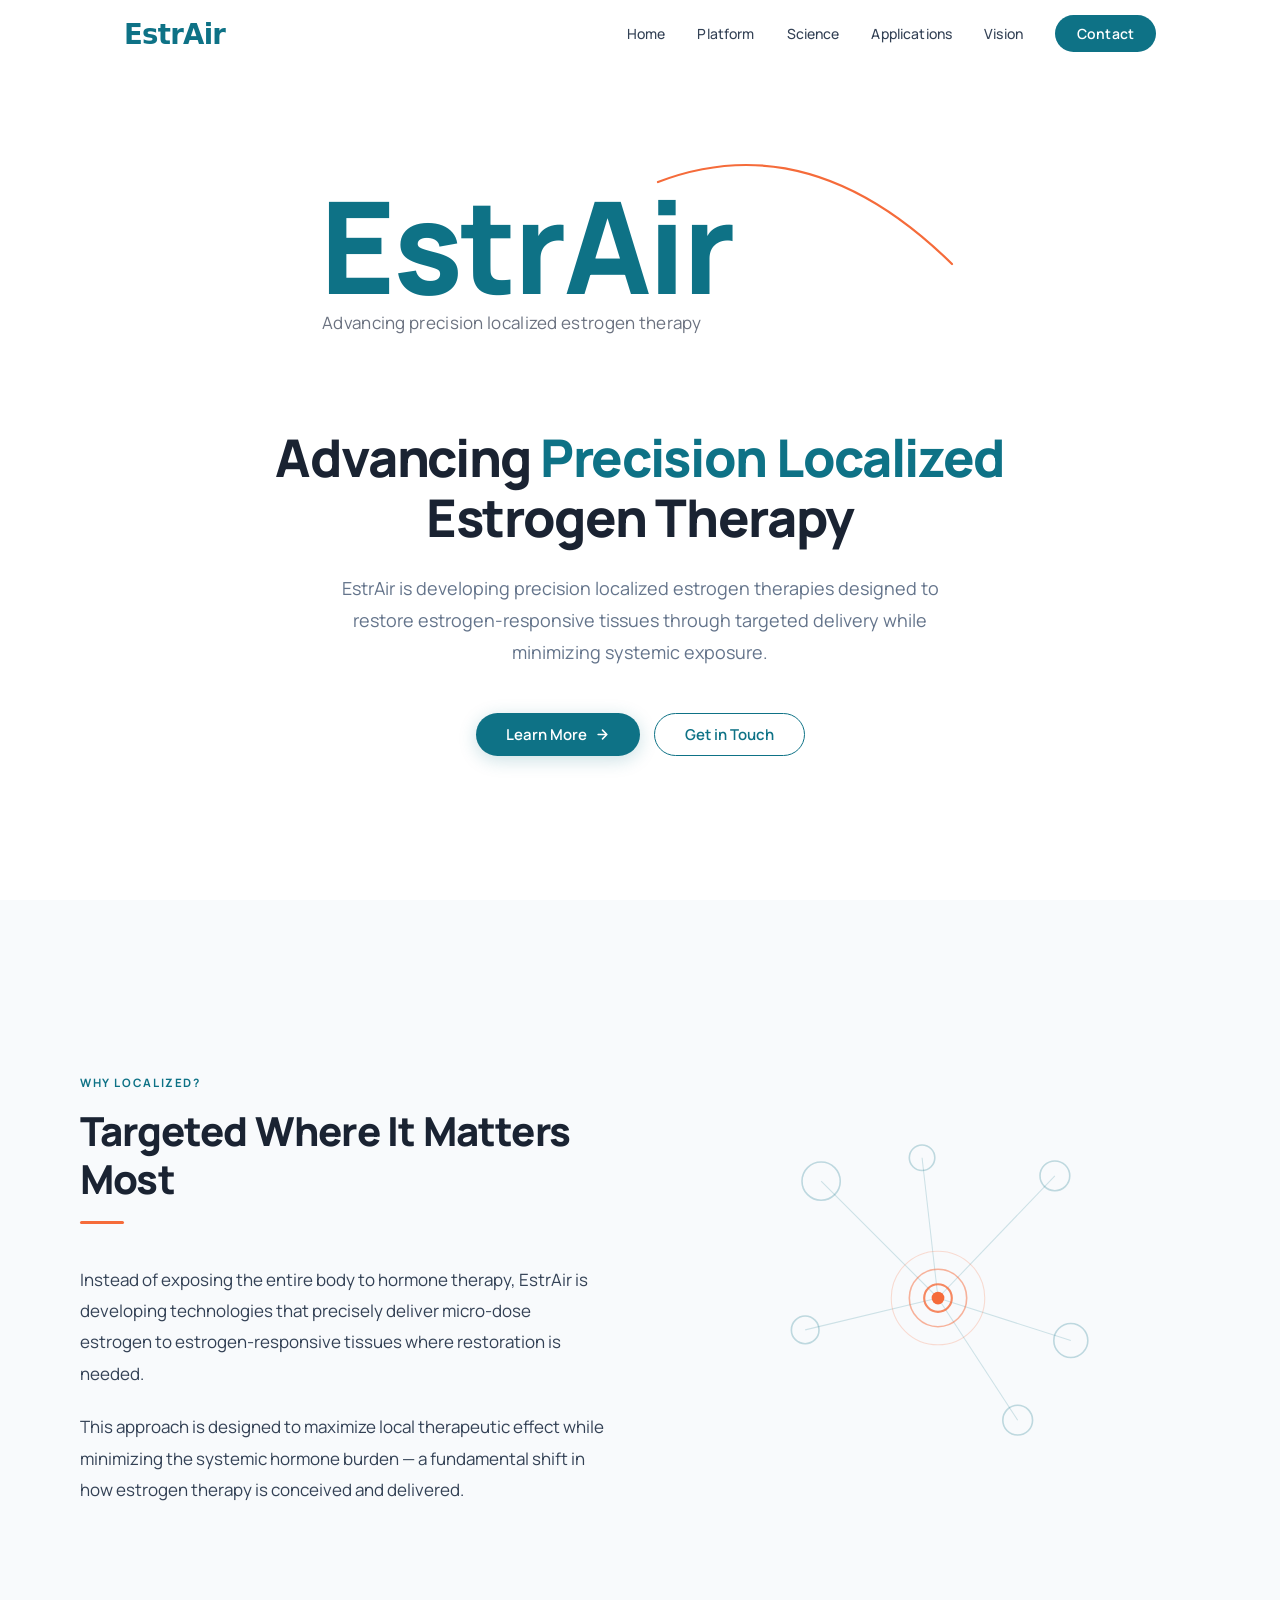
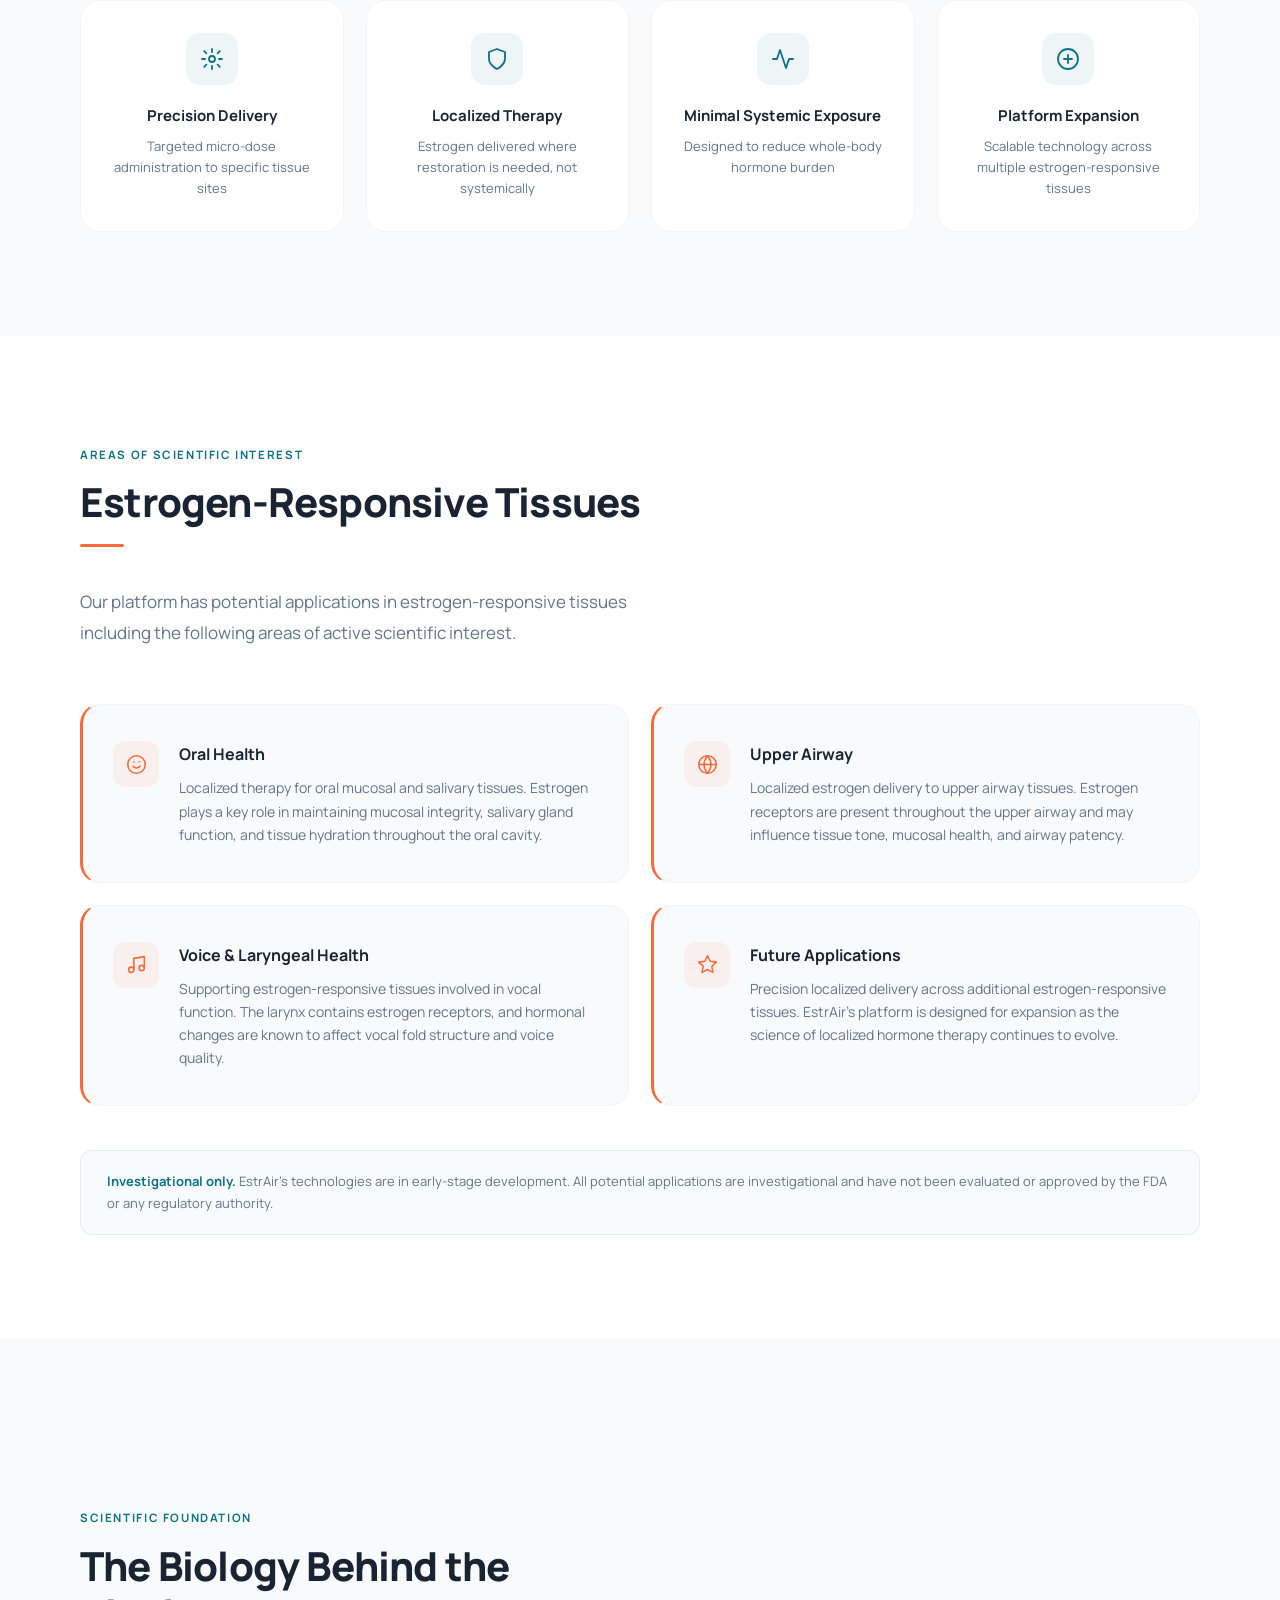
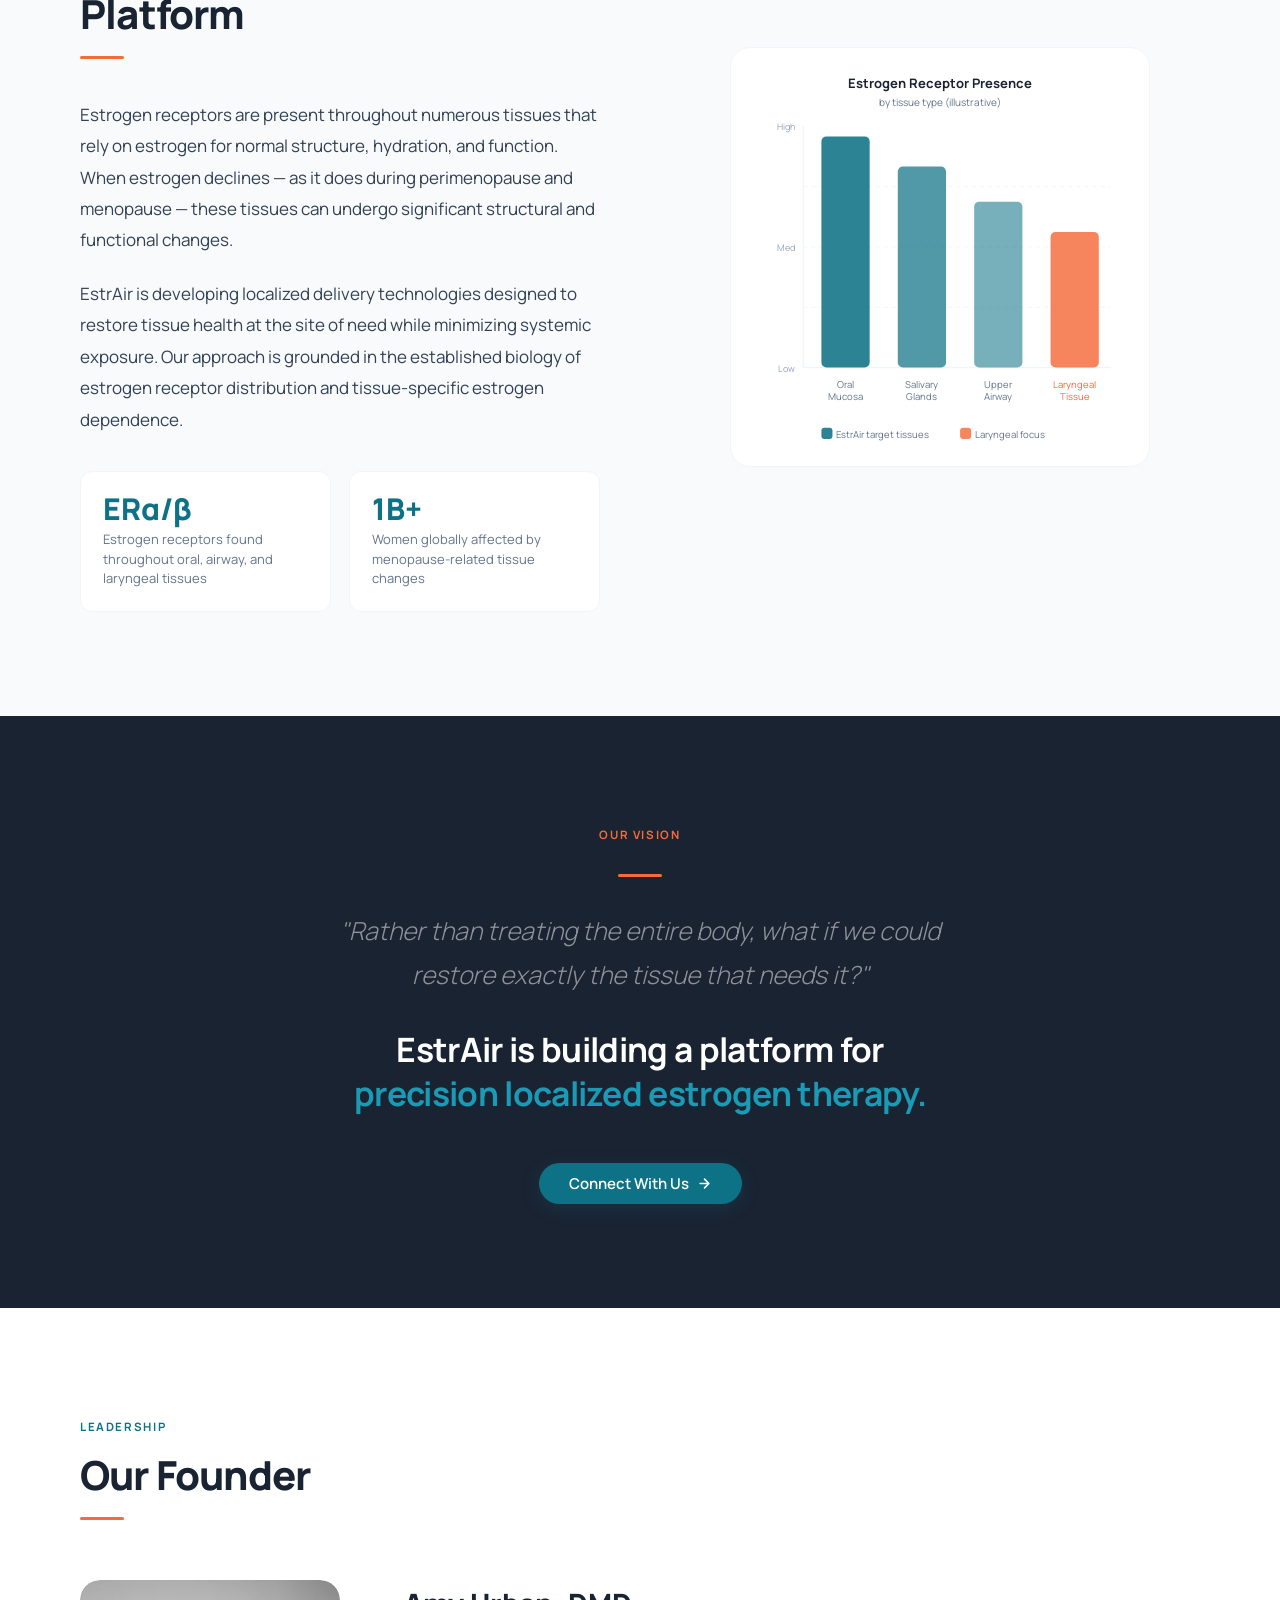
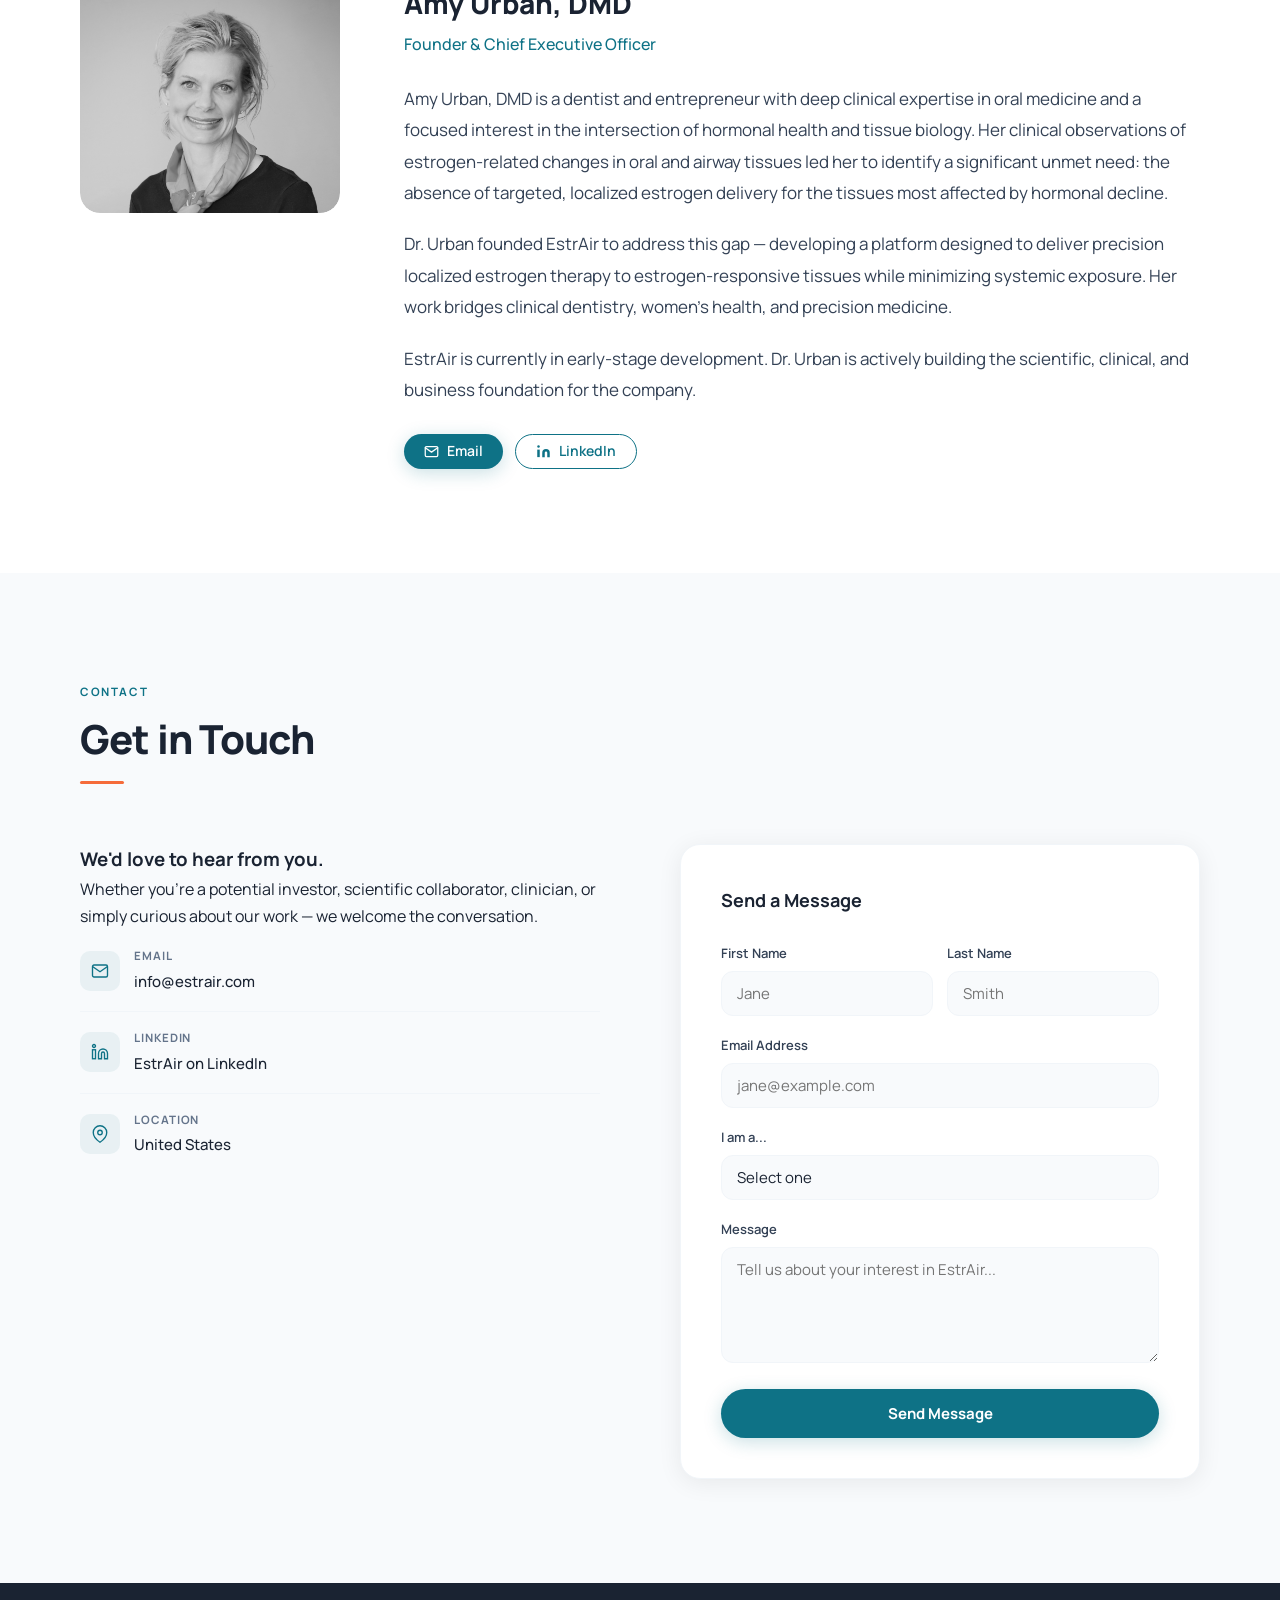
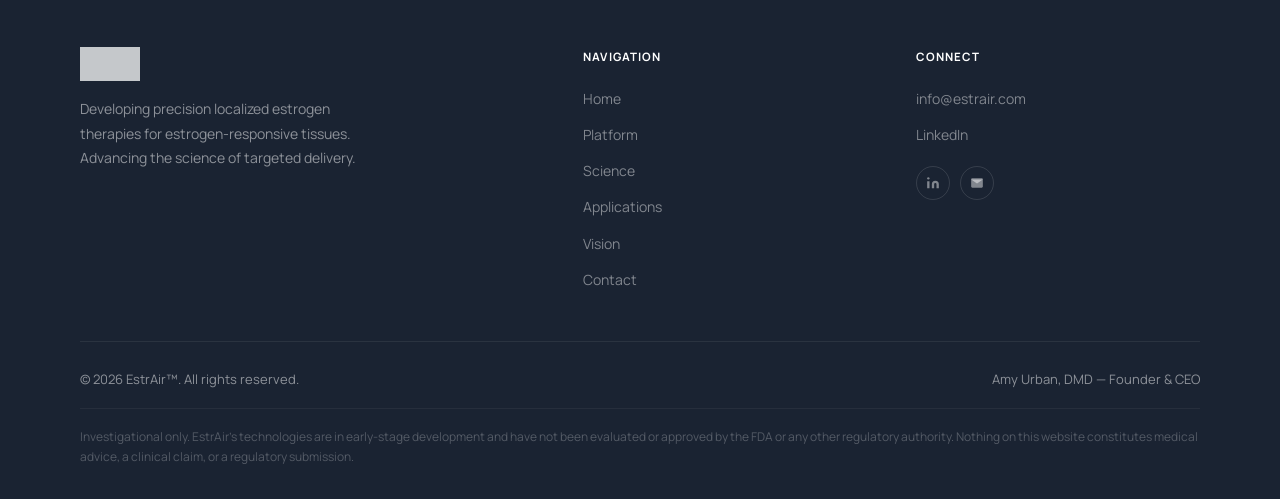
<file: index.html>
<!DOCTYPE html>
<html lang="en">
<head>
  <meta charset="UTF-8" />
  <meta name="viewport" content="width=device-width, initial-scale=1.0" />

  <!-- Primary Meta -->
  <title>EstrAir™ — Precision Localized Estrogen Therapy</title>
  <meta name="description" content="EstrAir is developing precision localized estrogen therapies designed to restore estrogen-responsive tissues through targeted delivery while minimizing systemic exposure." />
  <meta name="keywords" content="EstrAir, localized estrogen therapy, precision medicine, biotech, estrogen-responsive tissues, menopause, airway health, oral health, laryngeal health" />
  <meta name="author" content="Amy Urban, DMD" />
  <meta name="robots" content="index, follow" />
  <link rel="canonical" href="https://www.estrair.com/" />

  <!-- OpenGraph -->
  <meta property="og:type"        content="website" />
  <meta property="og:url"         content="https://www.estrair.com/" />
  <meta property="og:title"       content="EstrAir™ — Precision Localized Estrogen Therapy" />
  <meta property="og:description" content="EstrAir is developing precision localized estrogen therapies designed to restore estrogen-responsive tissues through targeted delivery while minimizing systemic exposure." />
  <meta property="og:image"       content="https://www.estrair.com/logo.jpg" />
  <meta property="og:image:width"  content="1456" />
  <meta property="og:image:height" content="816" />
  <meta property="og:site_name"   content="EstrAir" />

  <!-- Twitter Card -->
  <meta name="twitter:card"        content="summary_large_image" />
  <meta name="twitter:title"       content="EstrAir™ — Precision Localized Estrogen Therapy" />
  <meta name="twitter:description" content="Precision localized estrogen therapy. Targeted delivery. Minimal systemic exposure." />
  <meta name="twitter:image"       content="https://www.estrair.com/logo.jpg" />

  <!-- Favicons -->
  <link rel="icon"             type="image/x-icon"  href="favicon.ico" />
  <link rel="icon"             type="image/png"     href="favicon.png" sizes="32x32" />
  <link rel="apple-touch-icon"                      href="apple-touch-icon.png" />

  <!-- Fonts -->
  <link rel="preconnect" href="https://fonts.googleapis.com" />
  <link rel="preconnect" href="https://fonts.gstatic.com" crossorigin />
  <link href="https://fonts.googleapis.com/css2?family=Manrope:wght@300;400;500;600;700;800&display=swap" rel="stylesheet" />

  <!-- Stylesheet -->
  <link rel="stylesheet" href="style.css" />

  <!-- Structured Data -->
  <script type="application/ld+json">
  {
    "@context": "https://schema.org",
    "@type": "Organization",
    "name": "EstrAir",
    "url": "https://www.estrair.com",
    "logo": "https://www.estrair.com/logo.jpg",
    "description": "EstrAir is developing precision localized estrogen therapies designed to restore estrogen-responsive tissues through targeted delivery while minimizing systemic exposure.",
    "founder": {
      "@type": "Person",
      "name": "Amy Urban",
      "jobTitle": "Founder & CEO"
    },
    "contactPoint": {
      "@type": "ContactPoint",
      "email": "info@estrair.com",
      "contactType": "general"
    }
  }
  </script>
</head>
<body>

<!-- ═══════════════════════════════════════════════════════════
     NAVIGATION
════════════════════════════════════════════════════════════ -->
<nav id="nav" role="navigation" aria-label="Main navigation">
  <div class="nav-wrap">
    <a href="#home" class="nav-logo" aria-label="EstrAir — go to homepage">
      <img src="logo-nav.svg" alt="EstrAir" width="120" height="32" />
    </a>

    <ul class="nav-links" id="nav-links" role="list">
      <li><a href="#home">Home</a></li>
      <li><a href="#platform">Platform</a></li>
      <li><a href="#science">Science</a></li>
      <li><a href="#applications">Applications</a></li>
      <li><a href="#vision">Vision</a></li>
      <li><a href="#contact" class="nav-cta">Contact</a></li>
    </ul>

    <button class="nav-burger" id="burger"
            aria-label="Toggle navigation menu"
            aria-expanded="false"
            aria-controls="nav-links">
      <span></span>
      <span></span>
      <span></span>
    </button>
  </div>
</nav>


<!-- ═══════════════════════════════════════════════════════════
     HERO
════════════════════════════════════════════════════════════ -->
<section id="home" aria-label="Hero — EstrAir">

  <div class="hero-inner">

    <!-- Animated logo: pure SVG — wordmark + arc animation, no image masking needed -->
    <div class="hero-logo-wrap">
      <!--
        All elements drawn in SVG:
          • "EstrAir" wordmark in Manrope 800, teal #0E7286
          • Teal i-dot (already part of the letter, but we add a reference dot
            at the i-dot position as the arc start point)
          • Animated arc draws itself from the i-dot to the endpoint
          • Teal travel dot rides the arc
          • Orange bullseye appears at the endpoint
          • Tagline below in gray

        SVG viewBox: 600 × 200 (proportional to the logo layout)
        Key coordinates (in this 600×200 space):
          i-dot center : (338, 28)  — above the "i" in EstrAir
          arc control  : (460, -30) — peak of the arc above the wordmark
          arc endpoint : (590, 90)  — right side, below baseline
      -->
      <svg id="hero-logo-svg"
           class="hero-logo-svg"
           viewBox="0 0 640 220"
           preserveAspectRatio="xMidYMid meet"
           xmlns="http://www.w3.org/2000/svg"
           role="img"
           aria-label="EstrAir — Advancing precision localized estrogen therapy">

        <defs>
          <!-- Google Fonts Manrope loaded via CSS; SVG text uses it -->
        </defs>

        <!-- Wordmark: EstrAir in Manrope ExtraBold -->
        <text id="hero-wordmark"
              x="0" y="130"
              font-family="Manrope, 'Plus Jakarta Sans', Inter, system-ui, sans-serif"
              font-size="128"
              font-weight="800"
              fill="#0E7286"
              letter-spacing="-3"
              opacity="0">
          EstrAir
        </text>

        <!-- Tagline -->
        <text id="hero-tagline"
              x="2" y="165"
              font-family="Manrope, 'Plus Jakarta Sans', Inter, system-ui, sans-serif"
              font-size="17"
              font-weight="400"
              fill="#6B7280"
              letter-spacing="0.3"
              opacity="0">
          Advancing precision localized estrogen therapy
        </text>

        <!--
          Arc animation elements.
          Coordinates in 640×220 viewBox:
            i-dot : approx x=338, y=18  (above the dot of the letter i)
            control: x=490, y=-40       (arc peak, above the canvas)
            endpoint: x=632, y=100      (right edge, mid-height)
        -->

        <!-- Animated arc path -->
        <path id="hero-arc-draw"
              d="M 338 18 Q 490 -40 632 100"
              fill="none"
              stroke="#F56B3A"
              stroke-width="2.2"
              stroke-linecap="round"
              opacity="0" />

        <!-- Motion path (invisible) for JS getPointAtLength() -->
        <path id="hero-arc"
              d="M 338 18 Q 490 -40 632 100"
              fill="none"
              stroke="none" />

        <!-- Travel dot: teal, JS animates position -->
        <circle id="hero-travel-dot"
                cx="338" cy="18" r="7"
                fill="#0E7286"
                opacity="0" />

        <!-- Bullseye at endpoint (632, 100) -->
        <g id="hero-bullseye">
          <!-- Outer ring -->
          <circle class="bs-layer" cx="632" cy="100" r="22"
                  fill="none" stroke="#F56B3A" stroke-width="1"
                  data-opacity="0.35"
                  style="transform-origin: 632px 100px;" />
          <!-- Inner ring -->
          <circle class="bs-layer" cx="632" cy="100" r="13"
                  fill="none" stroke="#F56B3A" stroke-width="1.5"
                  data-opacity="0.7"
                  style="transform-origin: 632px 100px;" />
          <!-- Centre dot -->
          <circle class="bs-layer" cx="632" cy="100" r="5.5"
                  fill="#F56B3A"
                  data-opacity="1"
                  style="transform-origin: 632px 100px;" />
        </g>

      </svg>
    </div>

    <h1 class="hero-headline">
      Advancing <em>Precision Localized</em><br />Estrogen Therapy
    </h1>

    <p class="hero-sub">
      EstrAir is developing precision localized estrogen therapies designed to restore
      estrogen-responsive tissues through targeted delivery while minimizing systemic exposure.
    </p>

    <div class="hero-btns">
      <a href="#platform" class="btn btn-primary">
        Learn More
        <svg width="15" height="15" viewBox="0 0 24 24" fill="none"
             stroke="currentColor" stroke-width="2.5"
             stroke-linecap="round" stroke-linejoin="round"
             aria-hidden="true">
          <path d="M5 12h14M12 5l7 7-7 7"/>
        </svg>
      </a>
      <a href="#contact" class="btn btn-ghost">Get in Touch</a>
    </div>
  </div>

</section>


<!-- ═══════════════════════════════════════════════════════════
     PLATFORM — WHY LOCALIZED?
════════════════════════════════════════════════════════════ -->
<section id="platform" aria-labelledby="platform-title">
  <div class="inner">

    <!-- Why Localized grid -->
    <div class="why-grid">
      <div class="why-text reveal">
        <span class="eyebrow">Why Localized?</span>
        <h2 class="sec-title" id="platform-title">Targeted Where It Matters Most</h2>
        <div class="bar"></div>
        <p>
          Instead of exposing the entire body to hormone therapy, EstrAir is developing
          technologies that precisely deliver micro-dose estrogen to estrogen-responsive
          tissues where restoration is needed.
        </p>
        <p>
          This approach is designed to maximize local therapeutic effect while minimizing
          the systemic hormone burden — a fundamental shift in how estrogen therapy is
          conceived and delivered.
        </p>
      </div>

      <!-- Convergence graphic — static, clean -->
      <div class="conv-wrap reveal d2">
        <svg class="conv-svg"
             viewBox="0 0 320 320"
             xmlns="http://www.w3.org/2000/svg"
             role="img"
             aria-label="Diagram showing localized delivery converging to a single target">

          <!-- Outer tissue nodes -->
          <circle cx="50"  cy="50"  r="18" fill="none" stroke="#0E7286" stroke-width="1.5" opacity="0.25"/>
          <circle cx="270" cy="45"  r="14" fill="none" stroke="#0E7286" stroke-width="1.5" opacity="0.25"/>
          <circle cx="35"  cy="190" r="13" fill="none" stroke="#0E7286" stroke-width="1.5" opacity="0.25"/>
          <circle cx="285" cy="200" r="16" fill="none" stroke="#0E7286" stroke-width="1.5" opacity="0.25"/>
          <circle cx="145" cy="28"  r="12" fill="none" stroke="#0E7286" stroke-width="1.5" opacity="0.25"/>
          <circle cx="235" cy="275" r="14" fill="none" stroke="#0E7286" stroke-width="1.5" opacity="0.25"/>

          <!-- Converging lines -->
          <line x1="50"  y1="50"  x2="160" y2="160" stroke="#0E7286" stroke-width="1" opacity="0.18"/>
          <line x1="270" y1="45"  x2="160" y2="160" stroke="#0E7286" stroke-width="1" opacity="0.18"/>
          <line x1="35"  y1="190" x2="160" y2="160" stroke="#0E7286" stroke-width="1" opacity="0.18"/>
          <line x1="285" y1="200" x2="160" y2="160" stroke="#0E7286" stroke-width="1" opacity="0.18"/>
          <line x1="145" y1="28"  x2="160" y2="160" stroke="#0E7286" stroke-width="1" opacity="0.18"/>
          <line x1="235" y1="275" x2="160" y2="160" stroke="#0E7286" stroke-width="1" opacity="0.18"/>

          <!-- Bullseye target -->
          <circle cx="160" cy="160" r="44" fill="none" stroke="#F56B3A" stroke-width="1"   opacity="0.22"/>
          <circle cx="160" cy="160" r="27" fill="none" stroke="#F56B3A" stroke-width="1.5" opacity="0.5"/>
          <circle cx="160" cy="160" r="13" fill="none" stroke="#F56B3A" stroke-width="2"   opacity="0.8"/>
          <circle cx="160" cy="160" r="6"  fill="#F56B3A"/>
        </svg>
      </div>
    </div><!-- /why-grid -->

    <!-- Platform pillars -->
    <div class="pillars">

      <div class="pillar reveal d1">
        <div class="pillar-ico" aria-hidden="true">
          <svg viewBox="0 0 24 24"><circle cx="12" cy="12" r="3"/><path d="M12 2v3M12 19v3M4.22 4.22l2.12 2.12M17.66 17.66l2.12 2.12M2 12h3M19 12h3M4.22 19.78l2.12-2.12M17.66 6.34l2.12-2.12"/></svg>
        </div>
        <h3>Precision Delivery</h3>
        <p>Targeted micro-dose administration to specific tissue sites</p>
      </div>

      <div class="pillar reveal d2">
        <div class="pillar-ico" aria-hidden="true">
          <svg viewBox="0 0 24 24"><path d="M12 22s8-4 8-10V5l-8-3-8 3v7c0 6 8 10 8 10z"/></svg>
        </div>
        <h3>Localized Therapy</h3>
        <p>Estrogen delivered where restoration is needed, not systemically</p>
      </div>

      <div class="pillar reveal d3">
        <div class="pillar-ico" aria-hidden="true">
          <svg viewBox="0 0 24 24"><path d="M22 12h-4l-3 9L9 3l-3 9H2"/></svg>
        </div>
        <h3>Minimal Systemic Exposure</h3>
        <p>Designed to reduce whole-body hormone burden</p>
      </div>

      <div class="pillar reveal d4">
        <div class="pillar-ico" aria-hidden="true">
          <svg viewBox="0 0 24 24"><circle cx="12" cy="12" r="10"/><line x1="12" y1="8" x2="12" y2="16"/><line x1="8" y1="12" x2="16" y2="12"/></svg>
        </div>
        <h3>Platform Expansion</h3>
        <p>Scalable technology across multiple estrogen-responsive tissues</p>
      </div>

    </div><!-- /pillars -->
  </div>
</section>


<!-- ═══════════════════════════════════════════════════════════
     APPLICATIONS
════════════════════════════════════════════════════════════ -->
<section id="applications" aria-labelledby="app-title">
  <div class="inner">

    <div class="reveal">
      <span class="eyebrow">Areas of Scientific Interest</span>
      <h2 class="sec-title" id="app-title">Estrogen-Responsive Tissues</h2>
      <div class="bar"></div>
      <p class="sec-sub">
        Our platform has potential applications in estrogen-responsive tissues including
        the following areas of active scientific interest.
      </p>
    </div>

    <div class="app-grid">

      <div class="app-card reveal d1">
        <div class="app-ico" aria-hidden="true">
          <svg viewBox="0 0 24 24"><circle cx="12" cy="12" r="10"/><path d="M8 14s1.5 2 4 2 4-2 4-2"/><line x1="9" y1="9" x2="9.01" y2="9"/><line x1="15" y1="9" x2="15.01" y2="9"/></svg>
        </div>
        <div>
          <h3>Oral Health</h3>
          <p>Localized therapy for oral mucosal and salivary tissues. Estrogen plays a key role
             in maintaining mucosal integrity, salivary gland function, and tissue hydration
             throughout the oral cavity.</p>
        </div>
      </div>

      <div class="app-card reveal d2">
        <div class="app-ico" aria-hidden="true">
          <svg viewBox="0 0 24 24"><path d="M12 2a10 10 0 0 1 0 20"/><path d="M12 2a10 10 0 0 0 0 20"/><path d="M2 12h20"/><path d="M12 2c-2.76 3.63-4 7.27-4 10s1.24 6.37 4 10"/><path d="M12 2c2.76 3.63 4 7.27 4 10s-1.24 6.37-4 10"/></svg>
        </div>
        <div>
          <h3>Upper Airway</h3>
          <p>Localized estrogen delivery to upper airway tissues. Estrogen receptors are present
             throughout the upper airway and may influence tissue tone, mucosal health, and
             airway patency.</p>
        </div>
      </div>

      <div class="app-card reveal d3">
        <div class="app-ico" aria-hidden="true">
          <svg viewBox="0 0 24 24"><path d="M9 18V5l12-2v13"/><circle cx="6" cy="18" r="3"/><circle cx="18" cy="16" r="3"/></svg>
        </div>
        <div>
          <h3>Voice &amp; Laryngeal Health</h3>
          <p>Supporting estrogen-responsive tissues involved in vocal function. The larynx
             contains estrogen receptors, and hormonal changes are known to affect vocal fold
             structure and voice quality.</p>
        </div>
      </div>

      <div class="app-card reveal d4">
        <div class="app-ico" aria-hidden="true">
          <svg viewBox="0 0 24 24"><polygon points="12 2 15.09 8.26 22 9.27 17 14.14 18.18 21.02 12 17.77 5.82 21.02 7 14.14 2 9.27 8.91 8.26 12 2"/></svg>
        </div>
        <div>
          <h3>Future Applications</h3>
          <p>Precision localized delivery across additional estrogen-responsive tissues.
             EstrAir's platform is designed for expansion as the science of localized hormone
             therapy continues to evolve.</p>
        </div>
      </div>

    </div><!-- /app-grid -->

    <div class="disclaimer reveal">
      <strong>Investigational only.</strong> EstrAir's technologies are in early-stage
      development. All potential applications are investigational and have not been evaluated
      or approved by the FDA or any regulatory authority.
    </div>

  </div>
</section>


<!-- ═══════════════════════════════════════════════════════════
     SCIENCE
════════════════════════════════════════════════════════════ -->
<section id="science" aria-labelledby="sci-title">
  <div class="inner">
    <div class="sci-grid">

      <div class="sci-text reveal">
        <span class="eyebrow">Scientific Foundation</span>
        <h2 class="sec-title" id="sci-title">The Biology Behind the Platform</h2>
        <div class="bar"></div>
        <p>
          Estrogen receptors are present throughout numerous tissues that rely on estrogen for
          normal structure, hydration, and function. When estrogen declines — as it does during
          perimenopause and menopause — these tissues can undergo significant structural and
          functional changes.
        </p>
        <p>
          EstrAir is developing localized delivery technologies designed to restore tissue health
          at the site of need while minimizing systemic exposure. Our approach is grounded in the
          established biology of estrogen receptor distribution and tissue-specific estrogen
          dependence.
        </p>
        <div class="sci-stats">
          <div class="sci-stat">
            <div class="num">ERα/β</div>
            <div class="lbl">Estrogen receptors found throughout oral, airway, and laryngeal tissues</div>
          </div>
          <div class="sci-stat">
            <div class="num">1B+</div>
            <div class="lbl">Women globally affected by menopause-related tissue changes</div>
          </div>
        </div>
      </div>

      <div class="sci-diagram reveal d2">
        <svg viewBox="0 0 400 400"
             xmlns="http://www.w3.org/2000/svg"
             role="img"
             aria-label="Bar chart showing estrogen receptor presence across tissue types">

          <!-- Chart title -->
          <text x="200" y="32"  text-anchor="middle" font-family="Manrope,sans-serif" font-size="13" font-weight="700" fill="#1A2332">Estrogen Receptor Presence</text>
          <text x="200" y="50"  text-anchor="middle" font-family="Manrope,sans-serif" font-size="10" fill="#64748b">by tissue type (illustrative)</text>

          <!-- Axes -->
          <line x1="64" y1="70"  x2="64"  y2="310" stroke="#f1f5f9" stroke-width="1.5"/>
          <line x1="64" y1="310" x2="370" y2="310" stroke="#f1f5f9" stroke-width="1.5"/>

          <!-- Grid lines -->
          <line x1="64" y1="130" x2="370" y2="130" stroke="#f1f5f9" stroke-width="1" stroke-dasharray="4,4"/>
          <line x1="64" y1="190" x2="370" y2="190" stroke="#f1f5f9" stroke-width="1" stroke-dasharray="4,4"/>
          <line x1="64" y1="250" x2="370" y2="250" stroke="#f1f5f9" stroke-width="1" stroke-dasharray="4,4"/>

          <!-- Bars — static, full height -->
          <rect id="b1" x="82"  y="80"  width="48" height="230" rx="5" fill="#0E7286" opacity="0.88"/>
          <rect id="b2" x="158" y="110" width="48" height="200" rx="5" fill="#0E7286" opacity="0.72"/>
          <rect id="b3" x="234" y="145" width="48" height="165" rx="5" fill="#0E7286" opacity="0.56"/>
          <rect id="b4" x="310" y="175" width="48" height="135" rx="5" fill="#F56B3A" opacity="0.82"/>

          <!-- X-axis labels -->
          <text x="106" y="330" text-anchor="middle" font-family="Manrope,sans-serif" font-size="9.5" fill="#64748b">Oral</text>
          <text x="106" y="342" text-anchor="middle" font-family="Manrope,sans-serif" font-size="9.5" fill="#64748b">Mucosa</text>
          <text x="182" y="330" text-anchor="middle" font-family="Manrope,sans-serif" font-size="9.5" fill="#64748b">Salivary</text>
          <text x="182" y="342" text-anchor="middle" font-family="Manrope,sans-serif" font-size="9.5" fill="#64748b">Glands</text>
          <text x="258" y="330" text-anchor="middle" font-family="Manrope,sans-serif" font-size="9.5" fill="#64748b">Upper</text>
          <text x="258" y="342" text-anchor="middle" font-family="Manrope,sans-serif" font-size="9.5" fill="#64748b">Airway</text>
          <text x="334" y="330" text-anchor="middle" font-family="Manrope,sans-serif" font-size="9.5" fill="#F56B3A">Laryngeal</text>
          <text x="334" y="342" text-anchor="middle" font-family="Manrope,sans-serif" font-size="9.5" fill="#F56B3A">Tissue</text>

          <!-- Y-axis labels -->
          <text x="56" y="314" text-anchor="end" font-family="Manrope,sans-serif" font-size="9" fill="#94a3b8">Low</text>
          <text x="56" y="194" text-anchor="end" font-family="Manrope,sans-serif" font-size="9" fill="#94a3b8">Med</text>
          <text x="56" y="74"  text-anchor="end" font-family="Manrope,sans-serif" font-size="9" fill="#94a3b8">High</text>

          <!-- Legend -->
          <rect x="82"  y="370" width="11" height="11" rx="3" fill="#0E7286" opacity="0.88"/>
          <text x="97"  y="380" font-family="Manrope,sans-serif" font-size="9.5" fill="#64748b">EstrAir target tissues</text>
          <rect x="220" y="370" width="11" height="11" rx="3" fill="#F56B3A" opacity="0.82"/>
          <text x="235" y="380" font-family="Manrope,sans-serif" font-size="9.5" fill="#64748b">Laryngeal focus</text>
        </svg>
      </div>

    </div>
  </div>
</section>


<!-- ═══════════════════════════════════════════════════════════
     VISION
════════════════════════════════════════════════════════════ -->
<section id="vision" aria-labelledby="vision-title">
  <div class="inner">
    <div class="reveal" style="text-align:center;">
      <span class="eyebrow">Our Vision</span>
      <div class="bar" style="margin:16px auto 32px;"></div>

      <p class="vision-quote">
        "Rather than treating the entire body, what if we could restore
        exactly the tissue that needs it?"
      </p>

      <p class="vision-stmt" id="vision-title">
        EstrAir is building a platform for<br />
        <span>precision localized estrogen therapy.</span>
      </p>

      <a href="#contact" class="btn btn-primary" style="display:inline-flex;">
        Connect With Us
        <svg width="15" height="15" viewBox="0 0 24 24" fill="none"
             stroke="currentColor" stroke-width="2.5"
             stroke-linecap="round" stroke-linejoin="round"
             aria-hidden="true">
          <path d="M5 12h14M12 5l7 7-7 7"/>
        </svg>
      </a>
    </div>
  </div>
</section>


<!-- ═══════════════════════════════════════════════════════════
     FOUNDER
════════════════════════════════════════════════════════════ -->
<section id="founder" aria-labelledby="founder-title">
  <div class="inner">

    <div class="reveal">
      <span class="eyebrow">Leadership</span>
      <h2 class="sec-title" id="founder-title">Our Founder</h2>
      <div class="bar"></div>
    </div>

    <div class="founder-grid">

      <div class="founder-photo reveal">
        <img src="founder.jpg"
             alt="Amy Urban, DMD — Founder &amp; CEO of EstrAir"
             width="400" height="400" />
      </div>

      <div class="reveal d2">
        <div class="founder-name">Amy Urban, DMD</div>
        <div class="founder-role">Founder &amp; Chief Executive Officer</div>
        <div class="founder-bio">
          <p>
            Amy Urban, DMD is a dentist and entrepreneur with deep clinical expertise in oral
            medicine and a focused interest in the intersection of hormonal health and tissue
            biology. Her clinical observations of estrogen-related changes in oral and airway
            tissues led her to identify a significant unmet need: the absence of targeted,
            localized estrogen delivery for the tissues most affected by hormonal decline.
          </p>
          <p>
            Dr. Urban founded EstrAir to address this gap — developing a platform designed to
            deliver precision localized estrogen therapy to estrogen-responsive tissues while
            minimizing systemic exposure. Her work bridges clinical dentistry, women's health,
            and precision medicine.
          </p>
          <p>
            EstrAir is currently in early-stage development. Dr. Urban is actively building
            the scientific, clinical, and business foundation for the company.
          </p>
        </div>
        <div class="founder-btns">
          <a href="mailto:info@estrair.com" class="btn btn-primary btn-sm">
            <svg width="15" height="15" viewBox="0 0 24 24" fill="none"
                 stroke="currentColor" stroke-width="2"
                 stroke-linecap="round" stroke-linejoin="round"
                 aria-hidden="true">
              <path d="M4 4h16c1.1 0 2 .9 2 2v12c0 1.1-.9 2-2 2H4c-1.1 0-2-.9-2-2V6c0-1.1.9-2 2-2z"/>
              <polyline points="22,6 12,13 2,6"/>
            </svg>
            Email
          </a>
          <a href="https://www.linkedin.com/in/amy-urban-dmd-05899734/" target="_blank" rel="noopener noreferrer"
             class="btn btn-ghost btn-sm">
            <svg width="15" height="15" viewBox="0 0 24 24" fill="currentColor" aria-hidden="true">
              <path d="M16 8a6 6 0 0 1 6 6v7h-4v-7a2 2 0 0 0-2-2 2 2 0 0 0-2 2v7h-4v-7a6 6 0 0 1 6-6z"/>
              <rect x="2" y="9" width="4" height="12"/>
              <circle cx="4" cy="4" r="2"/>
            </svg>
            LinkedIn
          </a>
        </div>
      </div>

    </div>
  </div>
</section>


<!-- ═══════════════════════════════════════════════════════════
     CONTACT
════════════════════════════════════════════════════════════ -->
<section id="contact" aria-labelledby="contact-title">
  <div class="inner">

    <div class="reveal">
      <span class="eyebrow">Contact</span>
      <h2 class="sec-title" id="contact-title">Get in Touch</h2>
      <div class="bar"></div>
    </div>

    <div class="contact-grid">

      <!-- Contact info -->
      <div class="reveal">
        <h3>We'd love to hear from you.</h3>
        <p>
          Whether you're a potential investor, scientific collaborator, clinician, or simply
          curious about our work — we welcome the conversation.
        </p>

        <div class="citem">
          <div class="citem-ico" aria-hidden="true">
            <svg viewBox="0 0 24 24">
              <path d="M4 4h16c1.1 0 2 .9 2 2v12c0 1.1-.9 2-2 2H4c-1.1 0-2-.9-2-2V6c0-1.1.9-2 2-2z"/>
              <polyline points="22,6 12,13 2,6"/>
            </svg>
          </div>
          <div>
            <strong>Email</strong>
            <a href="mailto:info@estrair.com">info@estrair.com</a>
          </div>
        </div>

        <div class="citem">
          <div class="citem-ico" aria-hidden="true">
            <svg viewBox="0 0 24 24">
              <path d="M16 8a6 6 0 0 1 6 6v7h-4v-7a2 2 0 0 0-2-2 2 2 0 0 0-2 2v7h-4v-7a6 6 0 0 1 6-6z"/>
              <rect x="2" y="9" width="4" height="12"/>
              <circle cx="4" cy="4" r="2"/>
            </svg>
          </div>
          <div>
            <strong>LinkedIn</strong>
            <a href="https://www.linkedin.com/in/amy-urban-dmd-05899734/" target="_blank" rel="noopener noreferrer">
              EstrAir on LinkedIn
            </a>
          </div>
        </div>

        <div class="citem">
          <div class="citem-ico" aria-hidden="true">
            <svg viewBox="0 0 24 24">
              <path d="M21 10c0 7-9 13-9 13s-9-6-9-13a9 9 0 0 1 18 0z"/>
              <circle cx="12" cy="10" r="3"/>
            </svg>
          </div>
          <div>
            <strong>Location</strong>
            <span>United States</span>
          </div>
        </div>
      </div>

      <!-- Contact form -->
      <div class="cform reveal d2">
        <h3>Send a Message</h3>
        <form id="cform" novalidate>
          <div class="fg-row">
            <div class="fg">
              <label for="fn">First Name</label>
              <input type="text" id="fn" name="first_name" placeholder="Jane" autocomplete="given-name" required />
            </div>
            <div class="fg">
              <label for="ln">Last Name</label>
              <input type="text" id="ln" name="last_name" placeholder="Smith" autocomplete="family-name" required />
            </div>
          </div>
          <div class="fg">
            <label for="em">Email Address</label>
            <input type="email" id="em" name="email" placeholder="jane@example.com" autocomplete="email" required />
          </div>
          <div class="fg">
            <label for="role">I am a...</label>
            <select id="role" name="role">
              <option value="">Select one</option>
              <option value="investor">Investor</option>
              <option value="collaborator">Scientific Collaborator</option>
              <option value="clinician">Clinician</option>
              <option value="press">Member of the Press</option>
              <option value="other">Other</option>
            </select>
          </div>
          <div class="fg">
            <label for="msg">Message</label>
            <textarea id="msg" name="message"
                      placeholder="Tell us about your interest in EstrAir..."
                      required></textarea>
          </div>
          <button type="submit" class="btn-submit">Send Message</button>
        </form>
      </div>

    </div>
  </div>
</section>


<!-- ═══════════════════════════════════════════════════════════
     FOOTER
════════════════════════════════════════════════════════════ -->
<footer>
  <div class="foot-wrap">

    <div class="foot-top">

      <div class="foot-brand">
        <img src="logo.jpg" alt="EstrAir" width="160" height="auto" />
        <p>
          Developing precision localized estrogen therapies for estrogen-responsive tissues.
          Advancing the science of targeted delivery.
        </p>
      </div>

      <div class="foot-col">
        <h4>Navigation</h4>
        <ul>
          <li><a href="#home">Home</a></li>
          <li><a href="#platform">Platform</a></li>
          <li><a href="#science">Science</a></li>
          <li><a href="#applications">Applications</a></li>
          <li><a href="#vision">Vision</a></li>
          <li><a href="#contact">Contact</a></li>
        </ul>
      </div>

      <div class="foot-col">
        <h4>Connect</h4>
        <ul>
          <li><a href="mailto:info@estrair.com">info@estrair.com</a></li>
          <li><a href="https://www.linkedin.com/in/amy-urban-dmd-05899734/" target="_blank" rel="noopener noreferrer">LinkedIn</a></li>
        </ul>
        <div class="foot-social">
          <a href="https://www.linkedin.com/in/amy-urban-dmd-05899734/"
             target="_blank"
             rel="noopener noreferrer"
             class="soc-btn"
             aria-label="EstrAir on LinkedIn">
            <svg viewBox="0 0 24 24" aria-hidden="true">
              <path d="M16 8a6 6 0 0 1 6 6v7h-4v-7a2 2 0 0 0-2-2 2 2 0 0 0-2 2v7h-4v-7a6 6 0 0 1 6-6z"/>
              <rect x="2" y="9" width="4" height="12"/>
              <circle cx="4" cy="4" r="2"/>
            </svg>
          </a>
          <a href="mailto:info@estrair.com"
             class="soc-btn"
             aria-label="Email EstrAir">
            <svg viewBox="0 0 24 24" aria-hidden="true">
              <path d="M4 4h16c1.1 0 2 .9 2 2v12c0 1.1-.9 2-2 2H4c-1.1 0-2-.9-2-2V6c0-1.1.9-2 2-2z"/>
              <polyline points="22,6 12,13 2,6"/>
            </svg>
          </a>
        </div>
      </div>

    </div><!-- /foot-top -->

    <div class="foot-bottom">
      <p>&copy; 2026 EstrAir™. All rights reserved.</p>
      <p>Amy Urban, DMD &mdash; Founder &amp; CEO</p>
    </div>

    <div class="foot-disc">
      Investigational only. EstrAir's technologies are in early-stage development and have not
      been evaluated or approved by the FDA or any other regulatory authority. Nothing on this
      website constitutes medical advice, a clinical claim, or a regulatory submission.
    </div>

  </div>
</footer>


<!-- JavaScript (deferred) -->
<script src="main.js" defer></script>

</body>
</html>
</file>
<file: style.css>
/* ============================================================
   EstrAir™ — style.css
   Precision Localized Estrogen Therapy
   Brand: Teal #0E7286 · Orange #F56B3A · Manrope
   ============================================================ */

/* ── CSS Custom Properties ─────────────────────────────────── */
:root {
  --teal:        #0E7286;
  --teal-light:  #1a9ab5;
  --teal-dark:   #0a5566;
  --orange:      #F56B3A;
  --charcoal:    #1A2332;
  --gray-700:    #334155;
  --gray-500:    #64748b;
  --gray-300:    #cbd5e1;
  --gray-100:    #f1f5f9;
  --bg-alt:      #F8FAFC;
  --white:       #ffffff;
  --font:        'Manrope', -apple-system, BlinkMacSystemFont, 'Segoe UI', sans-serif;
  --radius:      12px;
  --radius-lg:   20px;
  --shadow:      0 4px 24px rgba(0,0,0,0.07);
  --shadow-lg:   0 12px 48px rgba(0,0,0,0.10);
  --ease:        cubic-bezier(0.4, 0, 0.2, 1);
  --nav-h:       68px;
}

/* ── Reset ──────────────────────────────────────────────────── */
*, *::before, *::after { box-sizing: border-box; margin: 0; padding: 0; }
html {
  scroll-behavior: smooth;
  font-size: 16px;
  -webkit-font-smoothing: antialiased;
  -moz-osx-font-smoothing: grayscale;
}
body {
  font-family: var(--font);
  color: var(--charcoal);
  background: var(--white);
  line-height: 1.7;
  overflow-x: hidden;
}
img { max-width: 100%; display: block; }
a  { color: inherit; text-decoration: none; }

/* ── Scroll Reveal ──────────────────────────────────────────── *
 *  Minimal: 14px drift, opacity only. Barely perceptible.
 * ──────────────────────────────────────────────────────────── */
.reveal {
  opacity: 0;
  transform: translateY(14px);
  transition: opacity 0.65s var(--ease), transform 0.65s var(--ease);
}
.reveal.visible { opacity: 1; transform: translateY(0); }
.d1 { transition-delay: 0.08s; }
.d2 { transition-delay: 0.16s; }
.d3 { transition-delay: 0.24s; }
.d4 { transition-delay: 0.32s; }

/* ── Navigation ─────────────────────────────────────────────── */
#nav {
  position: fixed;
  top: 0; left: 0; right: 0;
  z-index: 1000;
  height: var(--nav-h);
  background: rgba(255,255,255,0.93);
  backdrop-filter: blur(20px);
  -webkit-backdrop-filter: blur(20px);
  border-bottom: 1px solid transparent;
  transition: border-color 0.3s var(--ease), box-shadow 0.3s var(--ease);
}
#nav.scrolled {
  border-color: var(--gray-100);
  box-shadow: 0 2px 20px rgba(0,0,0,0.06);
}
.nav-wrap {
  max-width: 1160px;
  margin: 0 auto;
  padding: 0 5vw;
  height: 100%;
  display: flex;
  align-items: center;
  justify-content: space-between;
}
.nav-logo img { height: 32px; width: auto; }
.nav-links {
  display: flex;
  align-items: center;
  gap: 32px;
  list-style: none;
}
.nav-links a {
  font-size: 0.875rem;
  font-weight: 500;
  color: var(--gray-700);
  letter-spacing: 0.01em;
  transition: color 0.2s;
  position: relative;
}
.nav-links a::after {
  content: '';
  position: absolute;
  bottom: -4px; left: 0; right: 0;
  height: 2px;
  background: var(--teal);
  transform: scaleX(0);
  transform-origin: left;
  transition: transform 0.2s var(--ease);
}
.nav-links a:hover { color: var(--teal); }
.nav-links a:hover::after { transform: scaleX(1); }
.nav-links .nav-cta {
  background: var(--teal);
  color: var(--white);
  padding: 9px 22px;
  border-radius: 100px;
  font-weight: 600;
  transition: background 0.2s;
}
.nav-links .nav-cta::after { display: none; }
.nav-links .nav-cta:hover { background: var(--teal-dark); }
.nav-burger {
  display: none;
  flex-direction: column;
  gap: 5px;
  cursor: pointer;
  background: none;
  border: none;
  padding: 4px;
}
.nav-burger span {
  display: block;
  width: 24px; height: 2px;
  background: var(--charcoal);
  border-radius: 2px;
  transition: 0.3s;
}

/* ── Buttons ────────────────────────────────────────────────── */
.btn {
  display: inline-flex;
  align-items: center;
  gap: 8px;
  font-family: var(--font);
  font-size: 0.9375rem;
  font-weight: 600;
  padding: 13px 30px;
  border-radius: 100px;
  border: none;
  cursor: pointer;
  transition: background 0.2s var(--ease), box-shadow 0.2s var(--ease);
  text-decoration: none;
  line-height: 1;
}
.btn-primary {
  background: var(--teal);
  color: var(--white);
  box-shadow: 0 4px 18px rgba(14,114,134,0.22);
}
.btn-primary:hover {
  background: var(--teal-dark);
  box-shadow: 0 6px 24px rgba(14,114,134,0.32);
}
.btn-ghost {
  background: transparent;
  color: var(--teal);
  border: 1.5px solid var(--teal);
}
.btn-ghost:hover {
  background: var(--teal);
  color: var(--white);
}
.btn-sm { padding: 9px 20px; font-size: 0.875rem; }

/* ── Section Shared ─────────────────────────────────────────── */
section { padding: 104px 5vw; }
.inner  { max-width: 1120px; margin: 0 auto; }
.eyebrow {
  display: inline-block;
  font-size: 0.72rem;
  font-weight: 700;
  letter-spacing: 0.14em;
  text-transform: uppercase;
  color: var(--teal);
  margin-bottom: 14px;
}
.sec-title {
  font-size: clamp(1.75rem, 3.5vw, 2.5rem);
  font-weight: 800;
  line-height: 1.2;
  letter-spacing: -0.02em;
  color: var(--charcoal);
  margin-bottom: 18px;
}
.sec-sub {
  font-size: 1.0625rem;
  color: var(--gray-500);
  max-width: 580px;
  line-height: 1.8;
}
.bar {
  width: 44px; height: 3px;
  background: var(--orange);
  border-radius: 2px;
  margin: 18px 0 40px;
}

/* ── Hero ───────────────────────────────────────────────────── */
#home {
  position: relative;
  min-height: 100vh;
  display: flex;
  align-items: center;
  justify-content: center;
  overflow: hidden;
  background: var(--white);
  padding: 80px 5vw 60px;
}
.hero-inner {
  position: relative;
  z-index: 2;
  display: flex;
  flex-direction: column;
  align-items: center;
  text-align: center;
  max-width: 820px;
  margin: 0 auto;
}

/* Logo wrapper — pure SVG logo, no image */
.hero-logo-wrap {
  width: min(640px, 88vw);
  margin-bottom: 44px;
  position: relative;
}

/* Pure SVG logo — fills the wrapper */
.hero-logo-svg {
  width: 100%;
  height: auto;
  display: block;
  overflow: visible; /* allow arc to draw above viewBox */
}

/* Wordmark and tagline start hidden; JS fades them in */
#hero-wordmark,
#hero-tagline {
  opacity: 0;
  /* JS sets transition + opacity = 1 */
}

/* Motion path — invisible */
#hero-arc {
  fill: none;
  stroke: none;
}

/* Animated arc — JS sets dasharray/dashoffset and triggers transition */
#hero-arc-draw {
  fill: none;
  stroke: var(--orange);
  stroke-width: 2.2;
  stroke-linecap: round;
  opacity: 0; /* hidden until JS sets it */
}

/* Travel dot: teal, JS controls position + opacity */
#hero-travel-dot {
  fill: var(--teal);
  opacity: 0;
}

/* Bullseye layers: hidden + scaled down until JS reveals */
.bs-layer {
  opacity: 0;
  transform: scale(0.4);
}

/* Headline + subtext + buttons fade in after animation */
.hero-headline {
  font-size: clamp(2rem, 4.5vw, 3.25rem);
  font-weight: 800;
  line-height: 1.15;
  letter-spacing: -0.025em;
  color: var(--charcoal);
  margin-bottom: 24px;
  opacity: 0;
  animation: contentFade 0.8s ease 3.2s forwards;
}
.hero-headline em { font-style: normal; color: var(--teal); }

.hero-sub {
  font-size: 1.125rem;
  font-weight: 400;
  color: var(--gray-500);
  max-width: 600px;
  margin: 0 auto 44px;
  line-height: 1.8;
  opacity: 0;
  animation: contentFade 0.8s ease 3.4s forwards;
}

.hero-btns {
  display: flex;
  gap: 14px;
  justify-content: center;
  flex-wrap: wrap;
  opacity: 0;
  animation: contentFade 0.8s ease 3.6s forwards;
}

@keyframes contentFade {
  from { opacity: 0; transform: translateY(10px); }
  to   { opacity: 1; transform: translateY(0); }
}

/* ── Platform ───────────────────────────────────────────────── */
#platform { background: var(--bg-alt); }
.why-grid {
  display: grid;
  grid-template-columns: 1fr 1fr;
  gap: 72px;
  align-items: center;
  margin-top: 64px;
}
.why-text p {
  font-size: 1.0625rem;
  color: var(--gray-700);
  line-height: 1.85;
  margin-bottom: 22px;
}
.conv-wrap { display: flex; justify-content: center; }
.conv-svg  { width: 100%; max-width: 340px; }
.pillars {
  display: grid;
  grid-template-columns: repeat(4, 1fr);
  gap: 22px;
  margin-top: 72px;
}
.pillar {
  background: var(--white);
  border: 1px solid var(--gray-100);
  border-radius: var(--radius-lg);
  padding: 32px 22px;
  text-align: center;
  transition: box-shadow 0.25s, border-color 0.25s;
}
.pillar:hover {
  box-shadow: var(--shadow-lg);
  border-color: rgba(14,114,134,0.15);
}
.pillar-ico {
  width: 52px; height: 52px;
  border-radius: 14px;
  background: rgba(14,114,134,0.07);
  display: flex;
  align-items: center;
  justify-content: center;
  margin: 0 auto 18px;
}
.pillar-ico svg {
  width: 24px; height: 24px;
  stroke: var(--teal);
  fill: none;
  stroke-width: 1.8;
  stroke-linecap: round;
  stroke-linejoin: round;
}
.pillar h3 { font-size: 0.9375rem; font-weight: 700; color: var(--charcoal); margin-bottom: 8px; }
.pillar p  { font-size: 0.8125rem; color: var(--gray-500); line-height: 1.6; }

/* ── Applications ───────────────────────────────────────────── */
#applications { background: var(--white); }
.app-grid {
  display: grid;
  grid-template-columns: repeat(2, 1fr);
  gap: 22px;
  margin-top: 56px;
}
.app-card {
  background: var(--bg-alt);
  border: 1px solid var(--gray-100);
  border-left: 3px solid var(--orange);
  border-radius: var(--radius-lg);
  padding: 36px 30px;
  display: flex;
  gap: 20px;
  align-items: flex-start;
  transition: box-shadow 0.25s, border-color 0.25s;
}
.app-card:hover {
  box-shadow: var(--shadow-lg);
  border-left-color: var(--orange);
  border-color: rgba(245,107,58,0.18);
  border-left-color: var(--orange);
}
.app-ico {
  width: 46px; height: 46px; min-width: 46px;
  border-radius: 12px;
  background: rgba(245,107,58,0.07);
  display: flex;
  align-items: center;
  justify-content: center;
}
.app-ico svg {
  width: 21px; height: 21px;
  stroke: var(--orange);
  fill: none;
  stroke-width: 1.8;
  stroke-linecap: round;
  stroke-linejoin: round;
}
.app-card h3 { font-size: 1rem; font-weight: 700; color: var(--charcoal); margin-bottom: 8px; }
.app-card p  { font-size: 0.875rem; color: var(--gray-500); line-height: 1.65; }
.disclaimer {
  margin-top: 44px;
  padding: 20px 26px;
  background: rgba(14,114,134,0.03);
  border: 1px solid rgba(14,114,134,0.1);
  border-radius: var(--radius);
  font-size: 0.8125rem;
  color: var(--gray-500);
  line-height: 1.65;
}
.disclaimer strong { color: var(--teal); }

/* ── Science ────────────────────────────────────────────────── */
#science { background: var(--bg-alt); }
.sci-grid {
  display: grid;
  grid-template-columns: 1fr 1fr;
  gap: 80px;
  align-items: center;
  margin-top: 60px;
}
.sci-text p { font-size: 1.0625rem; color: var(--gray-700); line-height: 1.85; margin-bottom: 22px; }
.sci-stats {
  display: grid;
  grid-template-columns: 1fr 1fr;
  gap: 18px;
  margin-top: 36px;
}
.sci-stat {
  background: var(--white);
  border-radius: var(--radius);
  padding: 22px;
  border: 1px solid var(--gray-100);
}
.sci-stat .num { font-size: 1.875rem; font-weight: 800; color: var(--teal); line-height: 1; margin-bottom: 6px; }
.sci-stat .lbl { font-size: 0.8125rem; color: var(--gray-500); line-height: 1.5; }
.sci-diagram { display: flex; justify-content: center; }
.sci-diagram svg {
  width: 100%; max-width: 420px;
  background: var(--white);
  border-radius: var(--radius-lg);
  border: 1px solid var(--gray-100);
  padding: 8px;
}

/* ── Vision ─────────────────────────────────────────────────── */
#vision {
  background: var(--charcoal);
  color: var(--white);
  text-align: center;
}
#vision .eyebrow { color: var(--orange); }
#vision .bar { margin: 16px auto 32px; }
.vision-quote {
  font-size: clamp(1.15rem, 2.2vw, 1.55rem);
  font-weight: 300;
  color: rgba(255,255,255,0.5);
  max-width: 640px;
  margin: 0 auto 32px;
  line-height: 1.75;
  font-style: italic;
}
.vision-stmt {
  font-size: clamp(1.4rem, 2.8vw, 2.1rem);
  font-weight: 700;
  color: var(--white);
  max-width: 620px;
  margin: 0 auto 48px;
  line-height: 1.3;
  letter-spacing: -0.02em;
}
.vision-stmt span { color: var(--teal-light); }

/* ── Founder ────────────────────────────────────────────────── */
#founder { background: var(--white); }
.founder-grid {
  display: grid;
  grid-template-columns: 260px 1fr;
  gap: 64px;
  align-items: start;
  margin-top: 60px;
}
.founder-photo {
  border-radius: var(--radius-lg);
  overflow: hidden;
  display: flex;
  flex-direction: column;
  align-items: center;
  justify-content: center;
  gap: 12px;
}
.founder-photo img { width: 100%; height: auto; display: block; border-radius: var(--radius-lg); object-fit: cover; }
.founder-photo svg { width: 52px; height: 52px; stroke: var(--teal); fill: none; stroke-width: 1.5; opacity: 0.4; }
.founder-photo span { font-size: 0.8125rem; color: var(--teal); opacity: 0.5; font-weight: 500; }
.founder-name { font-size: 1.75rem; font-weight: 800; color: var(--charcoal); margin-bottom: 4px; }
.founder-role { font-size: 1rem; font-weight: 500; color: var(--teal); margin-bottom: 24px; }
.founder-bio p { font-size: 1.0625rem; color: var(--gray-700); line-height: 1.85; margin-bottom: 20px; }
.founder-btns { display: flex; gap: 12px; margin-top: 28px; flex-wrap: wrap; }

/* ── Contact ────────────────────────────────────────────────── */
#contact { background: var(--bg-alt); }
.contact-grid {
  display: grid;
  grid-template-columns: 1fr 1fr;
  gap: 80px;
  align-items: start;
  margin-top: 60px;
}
.contact-info h3 { font-size: 1.25rem; font-weight: 700; color: var(--charcoal); margin-bottom: 14px; }
.contact-info > p { font-size: 1rem; color: var(--gray-500); line-height: 1.75; margin-bottom: 32px; }
.citem {
  display: flex;
  align-items: center;
  gap: 14px;
  padding: 16px 0;
  border-bottom: 1px solid var(--gray-100);
}
.citem:last-child { border-bottom: none; }
.citem-ico {
  width: 40px; height: 40px; min-width: 40px;
  border-radius: 10px;
  background: rgba(14,114,134,0.07);
  display: flex;
  align-items: center;
  justify-content: center;
}
.citem-ico svg { width: 18px; height: 18px; stroke: var(--teal); fill: none; stroke-width: 1.8; }
.citem strong { display: block; font-size: 0.72rem; font-weight: 700; color: var(--gray-500); text-transform: uppercase; letter-spacing: 0.08em; margin-bottom: 2px; }
.citem a, .citem span { font-size: 0.9375rem; color: var(--charcoal); font-weight: 500; transition: color 0.2s; }
.citem a:hover { color: var(--teal); }
.cform {
  background: var(--white);
  border-radius: var(--radius-lg);
  padding: 40px;
  box-shadow: var(--shadow);
  border: 1px solid var(--gray-100);
}
.cform h3 { font-size: 1.125rem; font-weight: 700; color: var(--charcoal); margin-bottom: 26px; }
.fg { margin-bottom: 18px; }
.fg label { display: block; font-size: 0.8125rem; font-weight: 600; color: var(--gray-700); margin-bottom: 7px; }
.fg input,
.fg textarea,
.fg select {
  width: 100%;
  padding: 11px 15px;
  border: 1.5px solid var(--gray-100);
  border-radius: var(--radius);
  font-family: var(--font);
  font-size: 0.9375rem;
  color: var(--charcoal);
  background: var(--bg-alt);
  outline: none;
  transition: border-color 0.2s, box-shadow 0.2s;
  -webkit-appearance: none;
  appearance: none;
}
.fg input:focus,
.fg textarea:focus,
.fg select:focus {
  border-color: var(--teal);
  box-shadow: 0 0 0 3px rgba(14,114,134,0.09);
  background: var(--white);
}
.fg textarea { resize: vertical; min-height: 116px; }
.fg-row { display: grid; grid-template-columns: 1fr 1fr; gap: 14px; }
.btn-submit {
  width: 100%;
  padding: 14px;
  background: var(--teal);
  color: var(--white);
  font-family: var(--font);
  font-size: 0.9375rem;
  font-weight: 700;
  border: none;
  border-radius: 100px;
  cursor: pointer;
  transition: background 0.2s, box-shadow 0.2s;
  box-shadow: 0 4px 18px rgba(14,114,134,0.22);
}
.btn-submit:hover {
  background: var(--teal-dark);
  box-shadow: 0 6px 24px rgba(14,114,134,0.32);
}
.btn-submit.sent { background: #10b981; }

/* ── Footer ─────────────────────────────────────────────────── */
footer {
  background: var(--charcoal);
  color: rgba(255,255,255,0.5);
  padding: 64px 5vw 32px;
}
.foot-wrap { max-width: 1120px; margin: 0 auto; }
.foot-top {
  display: grid;
  grid-template-columns: 1.6fr 1fr 1fr;
  gap: 48px;
  padding-bottom: 48px;
  border-bottom: 1px solid rgba(255,255,255,0.07);
}
.foot-brand img {
  height: 34px; width: auto;
  margin-bottom: 16px;
  filter: brightness(0) invert(1);
  opacity: 0.75;
}
.foot-brand p { font-size: 0.875rem; line-height: 1.75; max-width: 280px; }
.foot-col h4 {
  font-size: 0.72rem;
  font-weight: 700;
  color: var(--white);
  letter-spacing: 0.1em;
  text-transform: uppercase;
  margin-bottom: 18px;
}
.foot-col ul { list-style: none; display: flex; flex-direction: column; gap: 9px; }
.foot-col ul a { font-size: 0.875rem; color: rgba(255,255,255,0.45); transition: color 0.2s; }
.foot-col ul a:hover { color: var(--white); }
.foot-social { display: flex; gap: 10px; margin-top: 18px; }
.soc-btn {
  width: 34px; height: 34px;
  border-radius: 50%;
  border: 1px solid rgba(255,255,255,0.12);
  display: flex;
  align-items: center;
  justify-content: center;
  color: rgba(255,255,255,0.45);
  transition: border-color 0.2s, background 0.2s, color 0.2s;
}
.soc-btn:hover { border-color: var(--teal-light); background: rgba(14,114,134,0.18); color: var(--white); }
.soc-btn svg { width: 14px; height: 14px; fill: currentColor; }
.foot-bottom {
  display: flex;
  align-items: center;
  justify-content: space-between;
  padding-top: 26px;
  flex-wrap: wrap;
  gap: 12px;
  font-size: 0.8125rem;
}
.foot-disc {
  margin-top: 18px;
  padding-top: 18px;
  border-top: 1px solid rgba(255,255,255,0.05);
  font-size: 0.75rem;
  color: rgba(255,255,255,0.25);
  line-height: 1.65;
}

/* ── Responsive ─────────────────────────────────────────────── */
@media (max-width: 900px) {
  .why-grid,
  .sci-grid,
  .founder-grid,
  .contact-grid { grid-template-columns: 1fr; gap: 44px; }
  .pillars { grid-template-columns: 1fr 1fr; }
  .foot-top { grid-template-columns: 1fr; gap: 32px; }
  .foot-bottom { flex-direction: column; text-align: center; }
  .conv-wrap { order: -1; }
}
@media (max-width: 640px) {
  .nav-links { display: none; }
  .nav-burger { display: flex; }
  .nav-links.open {
    display: flex;
    flex-direction: column;
    position: fixed;
    top: var(--nav-h); left: 0; right: 0;
    background: var(--white);
    padding: 24px 5vw;
    gap: 20px;
    border-bottom: 1px solid var(--gray-100);
    box-shadow: var(--shadow);
    z-index: 999;
  }
  .nav-links.open .nav-cta { display: none; }
  .app-grid { grid-template-columns: 1fr; }
  .pillars  { grid-template-columns: 1fr; }
  .fg-row   { grid-template-columns: 1fr; }
  section   { padding: 76px 5vw; }
}

/* ── Reduced Motion ─────────────────────────────────────────── */
@media (prefers-reduced-motion: reduce) {
  *, *::before, *::after {
    animation-duration: 0.01ms !important;
    transition-duration: 0.01ms !important;
  }
  .reveal { opacity: 1; transform: none; }
  .hero-logo-img,
  .hero-headline,
  .hero-sub,
  .hero-btns { opacity: 1; animation: none; }
  #hero-arc-draw { stroke-dashoffset: 0; animation: none; }
  .bs-layer { opacity: 1; transform: scale(1); }
}
</file>
